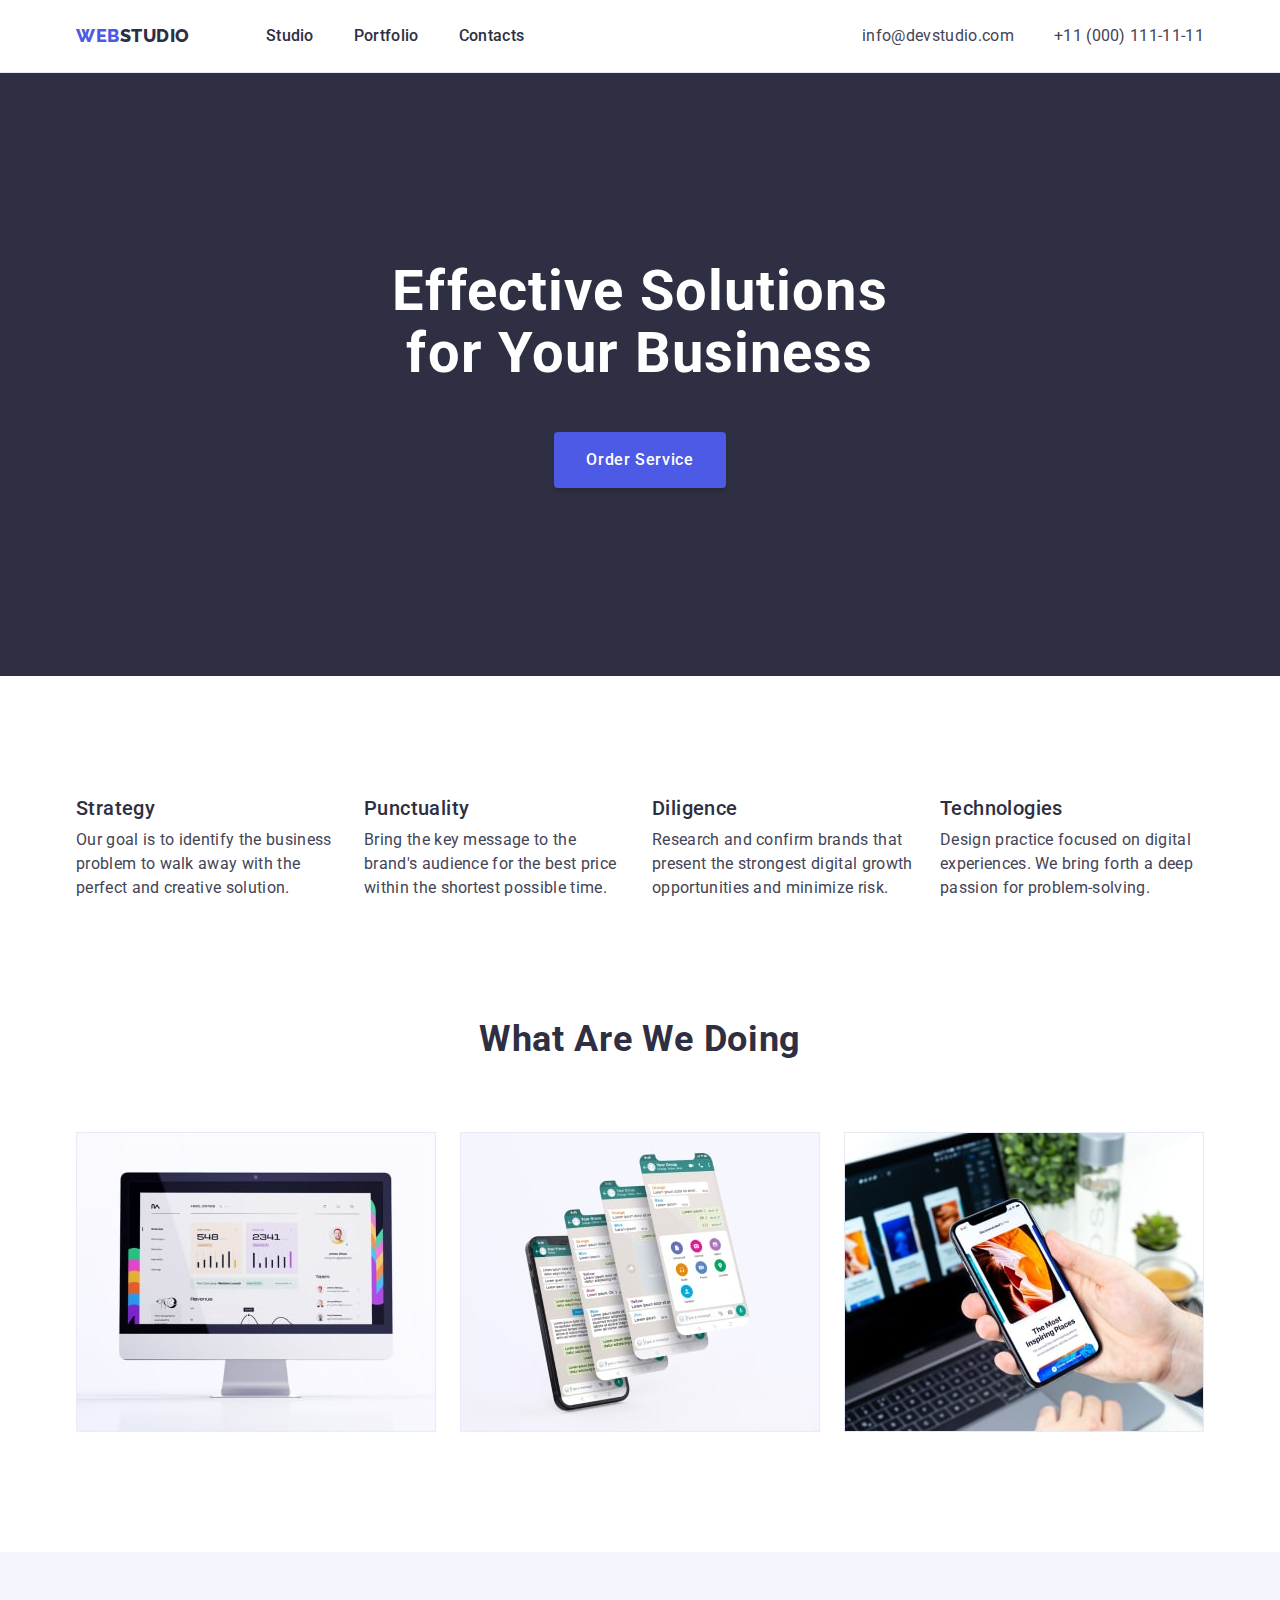
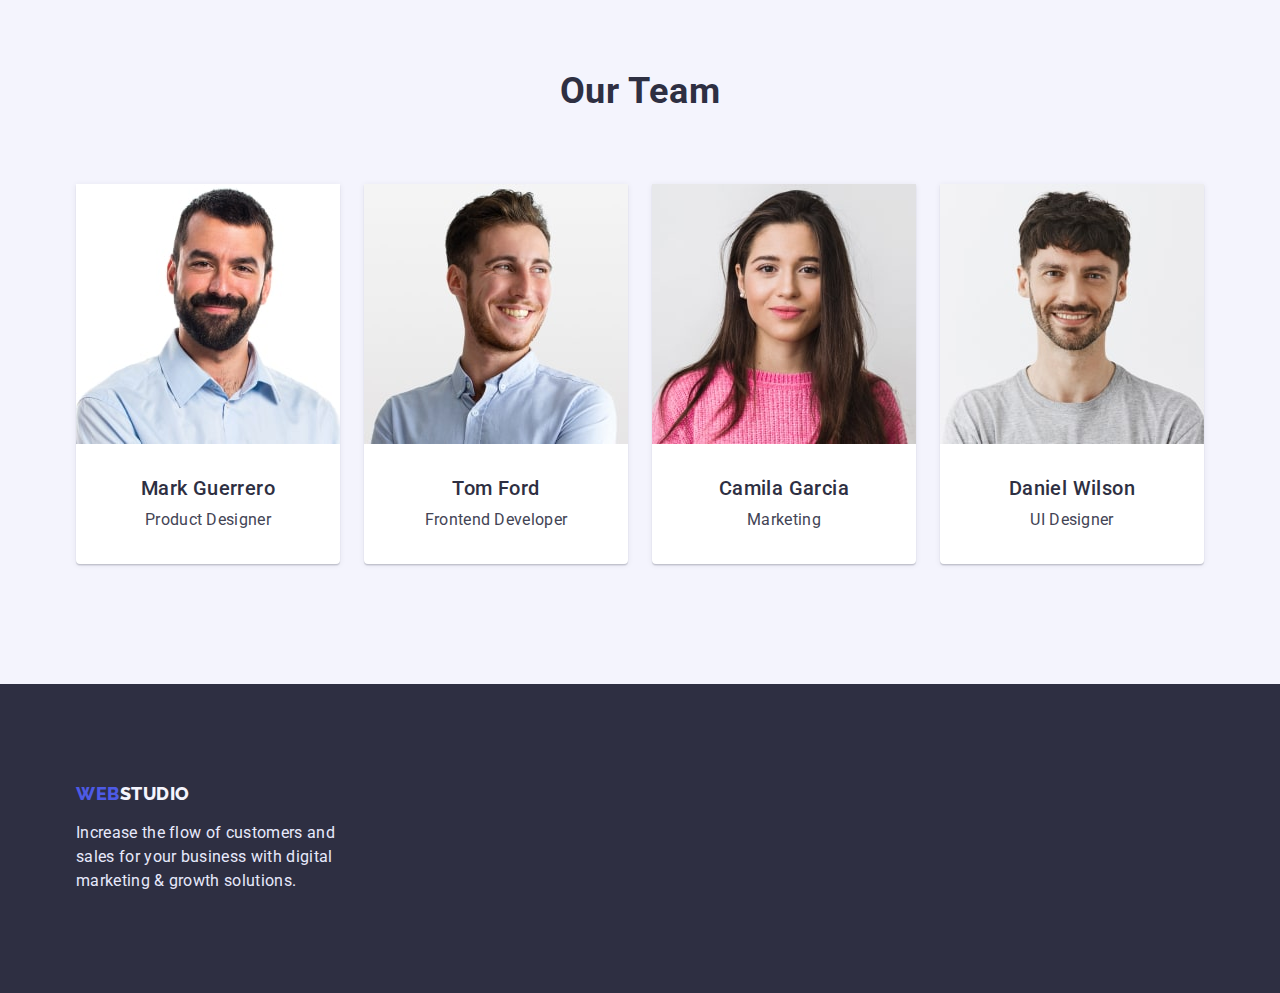
<file: index.html>
<!DOCTYPE html>
<html lang="en">
    <head>
        <meta charset="UTF-8">
        <meta http-equiv="X-UA-Compatible" content="IE=edge">
        <meta name="viewport" content="width=device-width, initial-scale=1.0">
        <title>WebStudio</title>
        <link rel="stylesheet" href="https://fonts.googleapis.com/css2?family=Raleway:wght@800&family=Roboto:wght@400;500;700&display=swap">
        <link rel="stylesheet" href="https://cdnjs.cloudflare.com/ajax/libs/modern-normalize/1.1.0/modern-normalize.min.css">
        <link rel="stylesheet" href="./css/styles.css">

    </head>
    <body>
        <!-- HEADER -->
        
        <header class="header">
            <div class="header-container">
                <nav class="header-navigation">
                    <a class="header-logo">
                        <span class="logo-one">WEB</span><span class="logo-two">STUDIO</span>
                    </a>
                    <ul class="header-list list">
                        <li class="header-item"><a class="header-link link" href="./index.html">Studio</a></li>
                        <li class="header-item"><a class="header-link link" href="./portfolio.html">Portfolio</a></li>
                        <li class="header-item"><a class="header-link link" href="#">Contacts</a></li>
                    </ul>
                </nav>

                <address class="address-ul">
                    <ul class="contacts-list list">
                        <li><a class="header-mail link" href="mailto:info@devstudio.com">info@devstudio.com</a></li>
                        <li><a class="header-tel link" href="tel:+110001111111">+11 (000) 111-11-11</a></li>
                    </ul>
    
                </address>
            </div>
                
        </header>

        <main>
            <!-- Hero image -->
            <section class="hero">
                <div class="container">
                    <h1 class="hero-title">Effective Solutions for Your Business</h1>
                        <button class="hero-btn" type="button">Order Service</button>
                </div>     
            </section>
            
            <!-- Features -->
            <section class="features">
                <div class="container">
                    <ul class="features-list list">
                        <li class="features-item">
                            <h2 class="features-title">Strategy</h2>
                            <p class="features-text">Our goal is to identify the business problem to walk away with the perfect and creative solution.</p>
                        </li>
                        <li class="features-item">
                            <h2 class="features-title">Punctuality</h2>
                            <p class="features-text">Bring the key message to the brand's audience for the best price within the shortest possible time.</p>
                        </li>
                        <li class="features-item">
                            <h2 class="features-title">Diligence</h2>
                            <p class="features-text">Research and confirm brands that present the strongest digital growth opportunities and minimize risk.</p>
                        </li>
                        <li class="features-item">
                            <h2 class="features-title">Technologies</h2>
                            <p class="features-text">Design practice focused on digital experiences. We bring forth a deep passion for problem-solving.</p>
                        </li>
                    </ul>    

                </div>
            </section>   

            <!-- Work -->
            <section class="work">
                <div class="container">
                    <h2 class="work-title">What are we doing</h2>
                    
                    <ul class="work-list list">
                        <li class="work-item">
                            <img src="./images/Rectangle1.jpg" alt="Monitor" width="360">
                        </li>
                        <li class="work-item">
                            <img src="./images/Rectangle2.jpg" alt="Smartphone" width="360">
                        </li>
                        <li class="work-item">
                            <img src="./images/Rectangle3.jpg" alt="Laptop and smartphone" width="360">
                        </li>
                    </ul>          
                </div>
            </section>

            <!-- Command -->
            <section class="team">
                <div class="container">
                    <h2 class="team-title">Our Team</h2>

                    <ul class="team-list list">
                        <li class="team-item">
                            <img src="./images/img(1).jpg" alt="man" width="264">
                            <div class="card">
                                <h3 class="team-name">Mark Guerrero</h3>
                                <p class="team-text">Product Designer</p>
                            </div>
                        </li>
                        <li class="team-item">
                            <img src="./images/img(2).jpg" alt="guy" width="264">
                            <div class="card">
                                <h3 class="team-name">Tom Ford</h3>
                                <p class="team-text">Frontend Developer</p>
                            </div>
                        </li>
                        <li class="team-item">
                            <img src="./images/img(3).jpg" alt="girl" width="264">
                            <div class="card">
                                <h3 class="team-name">Camila Garcia</h3>
                                <p class="team-text">Marketing</p>
                            </div>
                        </li>
                        <li class="team-item">
                            <img src="./images/img(4).jpg" alt="guy" width="264">
                            <div class="card">
                                <h3 class="team-name">Daniel Wilson</h3>
                                <p class="team-text">UI Designer</p>
                            </div>
                        </li>
                    </ul>
                </div>
            </section> 
        
        </main>

        <!-- Footer -->
        <footer class="footer">
            <div class="container">
                <a class="footer-logo">
                    <span class="logo-web">WEB</span><span class="logo-studio">STUDIO</span>
                </a>
                <p class="footer-text">Increase the flow of customers and sales for your business with digital marketing & growth solutions.</p>

            </div>   
        </footer>

    </body>
</html>
</file>
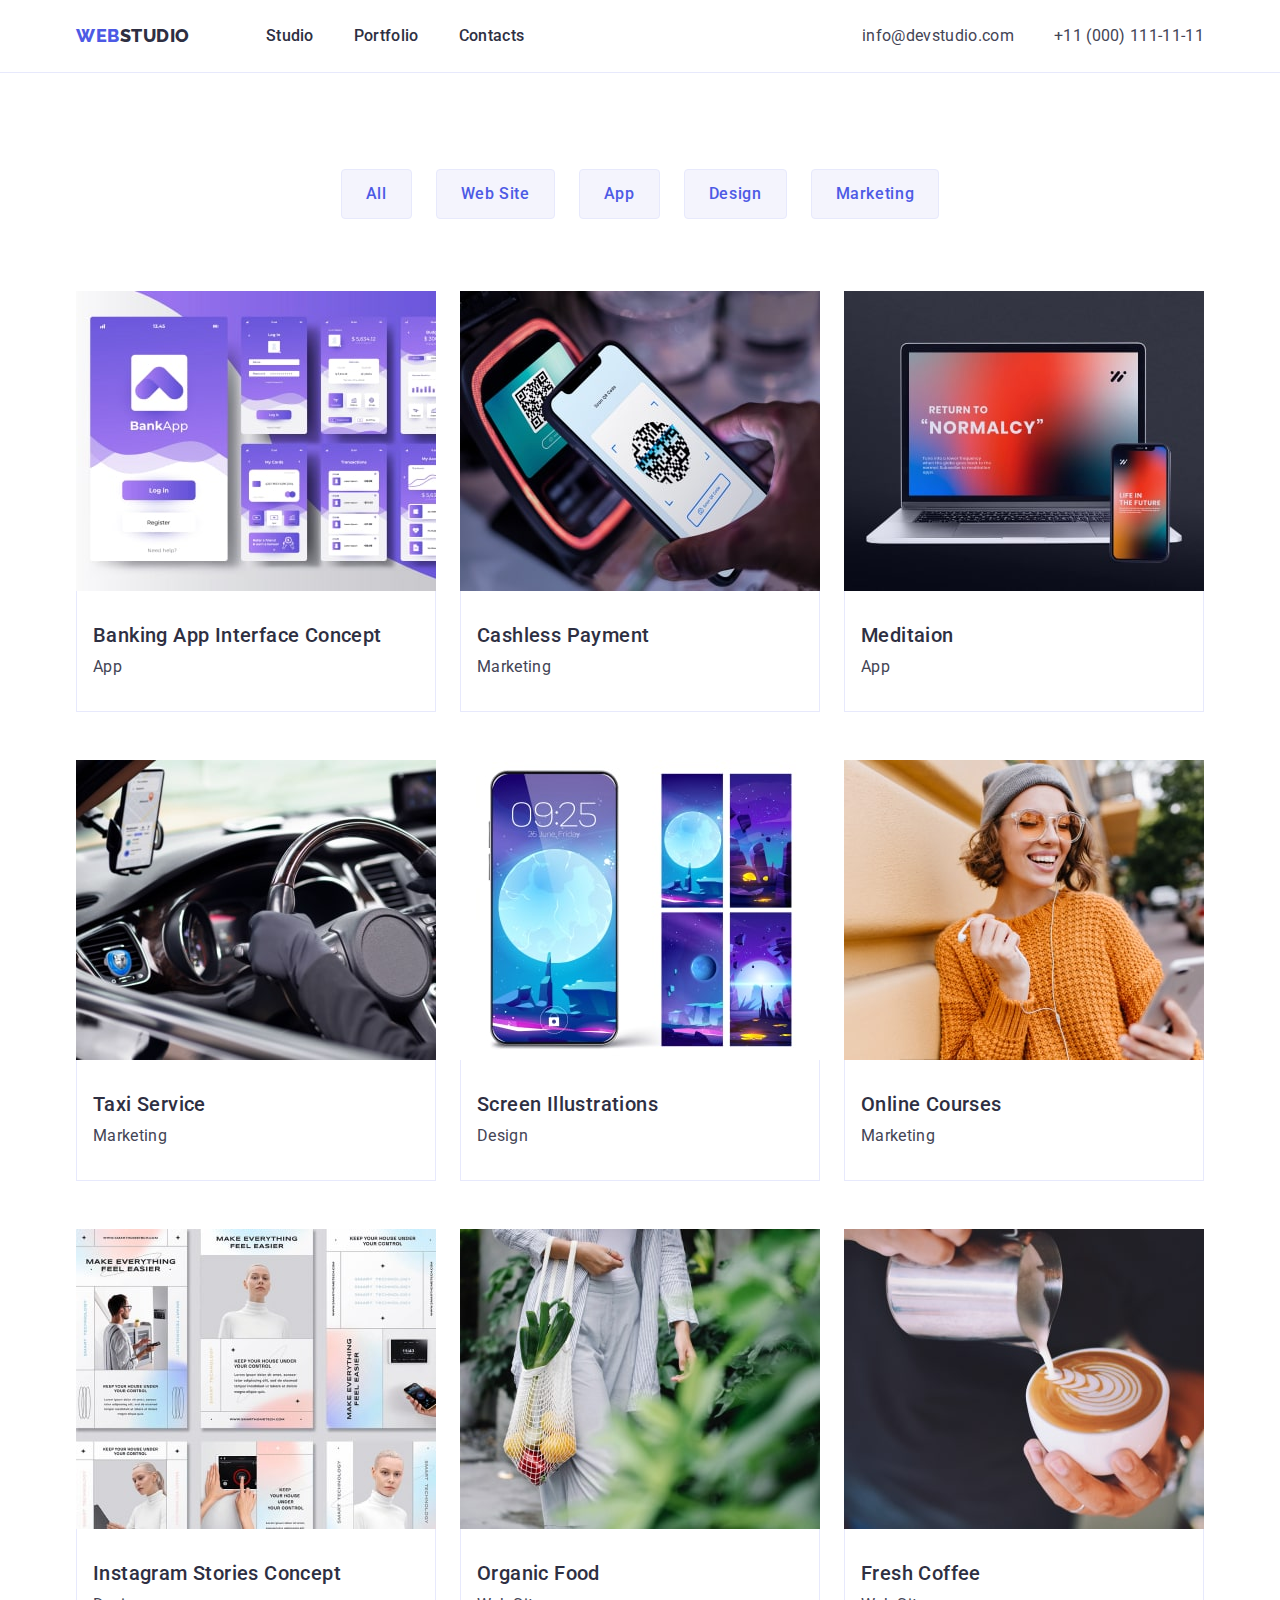
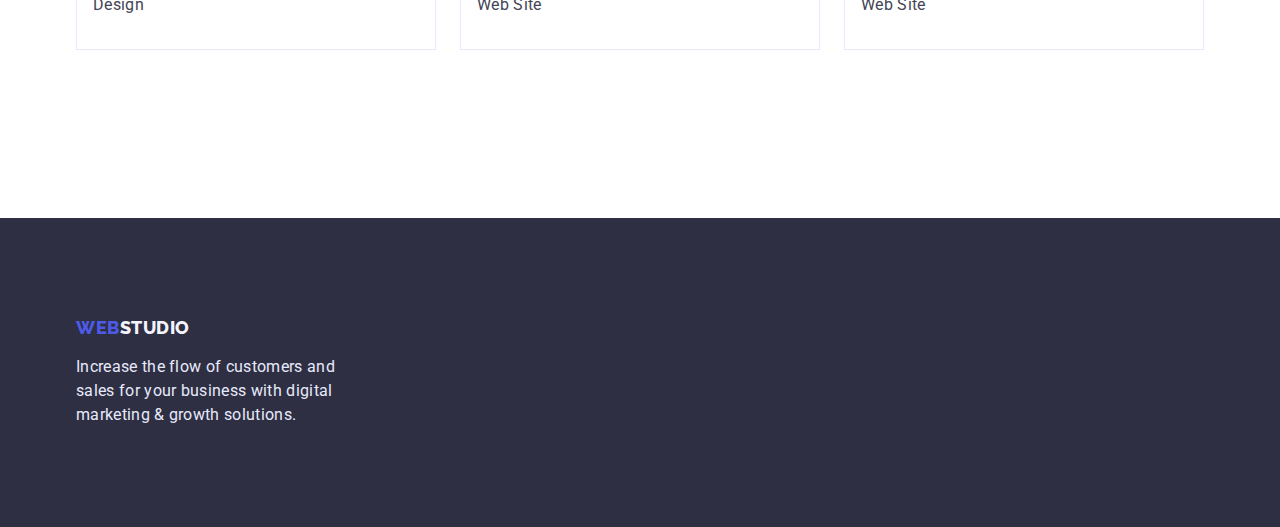
<file: portfolio.html>
<!DOCTYPE html>
<html lang="en">
    <head>
        <meta charset="UTF-8">
        <meta http-equiv="X-UA-Compatible" content="IE=edge">
        <meta name="viewport" content="width=device-width, initial-scale=1.0">
        <title>Portfolio</title>
        <link rel="stylesheet" href="https://fonts.googleapis.com/css2?family=Raleway:wght@800&family=Roboto:wght@400;500;700&display=swap">
        <link rel="stylesheet" href="https://cdnjs.cloudflare.com/ajax/libs/modern-normalize/1.1.0/modern-normalize.min.css">
        <link rel="stylesheet" href="./css/styles.css">
    
    </head>
    <body>
               
        <header class="header">
            <div class="header-container">
                <nav class="header-navigation">
                    <a class="header-logo">
                        <span class="logo-one">WEB</span><span class="logo-two">STUDIO</span>
                    </a>
                    <ul class="header-list list">
                        <li class="header-item"><a class="header-link link" href="./index.html">Studio</a></li>
                        <li class="header-item"><a class="header-link link" href="./portfolio.html">Portfolio</a></li>
                        <li class="header-item"><a class="header-link link" href="#">Contacts</a></li>
                    </ul>
                </nav>

                <address class="address-ul">
                    <ul class="contacts-list list">
                        <li><a class="header-mail link" href="mailto:info@devstudio.com">info@devstudio.com</a></li>
                        <li><a class="header-tel link" href="tel:+110001111111">+11 (000) 111-11-11</a></li>
                    </ul>
    
                </address>
            </div>
        </header>

        <main>
        
            <!-- Content -->
            <section class="portfolio">
                <div class="container">
                    <h1 hidden>Portfolio</h1>

                    <ul class="portfolio-list list">
                        <li class="portfolio-item"><button class="portfolio-btn" type="button">All</button></li>
                        <li class="portfolio-item"><button class="portfolio-btn" type="button">Web Site</button></li>
                        <li class="portfolio-item"><button class="portfolio-btn" type="button">App</button></li>
                        <li class="portfolio-item"><button class="portfolio-btn" type="button">Design</button></li>
                        <li class="portfolio-item"><button class="portfolio-btn" type="button">Marketing</button></li>
                    </ul>
                    <ul class="content-list list">
                        <li class="content-item">
                            <img src="./images/BankingAppInterfaceConcept.jpg" alt="" width="360">
                            <div class="image-content">
                                <h2 class="content-title">Banking App Interface Concept</h2>
                                <p class="content-text">App</p>
                            </div>
                        </li>
                        <li class="content-item">
                            <img src="./images/CashlessPayment.jpg" alt="" width="360">
                            <div class="image-content">
                                <h2 class="content-title">Cashless Payment</h2>
                                <p class="content-text">Marketing</p>
                            </div>
                        </li>
                        <li class="content-item">
                            <img src="./images/MeditaionApp.jpg" alt="" width="360">
                            <div class="image-content">
                                <h2 class="content-title">Meditaion</h2>
                                <p class="content-text">App</p>
                            </div>
                        </li>
                        <li class="content-item">
                            <img src="./images/TaxiService.jpg" alt="" width="360">
                            <div class="image-content">
                                <h2 class="content-title">Taxi Service</h2>
                                <p class="content-text">Marketing</p>
                            </div>
                        </li>
                        <li class="content-item">
                            <img src="./images/ScreenIllustrations.jpg" alt="" width="360">
                            <div class="image-content">
                                <h2 class="content-title">Screen Illustrations</h2>
                                <p class="content-text">Design</p>
                            </div>
                        </li>
                        <li class="content-item">
                            <img src="./images/OnlineCourses.jpg" alt="" width="360">
                            <div class="image-content">
                                <h2 class="content-title">Online Courses</h2>
                                <p class="content-text">Marketing</p>
                            </div>
                        </li> 
                        <li class="content-item">
                            <img src="./images/InstagramStoriesConcept.jpg" alt="" width="360">
                            <div class="image-content">
                                <h2 class="content-title">Instagram Stories Concept</h2>
                                <p class="content-text">Design</p>
                            </div>
                        </li>   
                        <li class="content-item">
                            <img src="./images/OrganicFood.jpg" alt="" width="360">
                            <div class="image-content">
                                <h2 class="content-title">Organic Food</h2>
                                <p class="content-text">Web Site</p>
                            </div>
                        </li>
                        <li class="content-item">
                            <img src="./images/FreshCoffee.jpg" alt="" width="360">
                            <div class="image-content">
                                <h2 class="content-title">Fresh Coffee</h2>
                                <p class="content-text">Web Site</p>
                            </div>
                        </li>   
    
                    </ul>
                        
                </div>
  
            </section>
 
        </main>
        <!-- Footer -->
        <footer class="footer">
            <div class="container">
                <a class="footer-logo">
                    <span class="logo-web">WEB</span><span class="logo-studio">STUDIO</span>
                </a>
                <p class="footer-text">Increase the flow of customers and sales for your business with digital marketing & growth solutions.</p>
            </div>   
        </footer>

    </body>
    
    
</html>
</file>
<file: css/styles.css>
:root {
    --primary-brand-color:#4D5AE5;
    --dark-color:#2E2F42;
    --text-color:#434455;
    --cloud-color:#ffffff;
    --cornflower-color:#E7E9FC;
    --lightcloud-color:#F4F4FD;
    --pressedstate-color:#404BBF;
    
}

img {
    display: block;
}

body {
    font-family: 'Roboto', sans-serif;
    background-color:var(--cloud-color);
    color:var(--dark-color);
    
}

.list {
    list-style: none;
}

.link {
    text-decoration: none;
}

.container {
    width: 1158px;
    padding: 0px 15px;
    margin-left: auto;
    margin-right: auto;
}


    /*     --------  HEADER  --------       */   
.header {
    border-bottom: 1px solid #E7E9FC; 
}
.header-container {
    margin-left: auto;
    margin-right: auto;
    width: 1158px;
    padding-left: 15px;
    padding-right: 15px;

    display: flex;
    align-items: center;
}
.header-navigation {
    display: flex;
    align-items: center;
}
.header-logo {
    display: flex;
}
.logo-one {
    font-family: 'Raleway',sans-serif;
    font-style: normal;
    font-weight: 800;
    font-size: 18px;
    line-height: 1.33;
    letter-spacing: 0.03em;
    color: var(--primary-brand-color);
}
.logo-two {
    font-family: 'Raleway',sans-serif;
    font-weight: 800;
    font-size: 18px;
    line-height: 1.33;
    letter-spacing: 0.03em; 
    color: var(--dark-color);
}
.header-list {
    margin: 0;
    display: flex;
    margin-left: 76px;
    padding: 0;
    
    
}

.header-item:not(:last-child) {
    margin-right: 40px;
    
}
.header-link {
    padding: 24px 0;
    font-weight: 500;
    line-height: 1.5;
    letter-spacing: 0.02em;
    color: var(--dark-color);
    display: block;
}

.link:focus, .link:hover {
    color: var(--primary-brand-color);
}


.address-ul {
    margin-left: auto;
}

.contacts-list {
    display: flex;
    margin: 0;
    padding: 0;
}

.contacts-list .link:hover,
.contacts-list .link:focus {
    color: var(--primary-brand-color);
}


.header-mail {
    font-style: normal;
    line-height: 1.5;
    letter-spacing: 0.02em;
    color: var(--text-color);
    margin-right: 40px; 

}
.header-tel {
    font-family: inherit;
    font-style: normal;
    font-size: 16px;
    line-height: 1.5;
    letter-spacing: 0.02em;
    color: var(--text-color);
}

    /*     --------  HERO  --------       */

.hero {
    background: var(--dark-color);
    padding-top: 188px;
    padding-bottom: 188px
}

.hero-title {
    margin: 0;
    font-weight: 700;
    font-size: 56px;
    line-height: 1.1;
    letter-spacing: 0.02em;
    color: var(--cloud-color);
    margin-bottom: 48px;
    width: 496px;
    margin-left: auto;
    margin-right: auto;

    text-align: center;
}

.hero-btn {
    font-family: inherit;
    font-weight: 500;
    font-size: 16px;
    line-height: 1.5;
    letter-spacing: 0.04em;
    padding: 16px 32px;
    box-shadow: 0px 4px 4px rgba(0, 0, 0, 0.15);
    border-radius: 4px;
    color: var(--cloud-color);
    background-color: var(--primary-brand-color);
    
    cursor: pointer;
    display: block;
    text-align: center;
    border: transparent;
    margin: 0 auto;
}

.hero-btn:hover,
.hero-btn:focus {
   background-color: var(--pressedstate-color);
}

    /*     --------  FEATURES  --------       */
.features {
    padding-top: 120px;
    padding-bottom: 120px;
}

.features-list {
    display: flex;
    margin: 0;
    padding: 0;
}

.features-item {
    width: 264px;
    
}
.features-item:not(:last-child) {
    margin-right: 24px;
}    

.features-title {
    font-weight: 500;
    font-size: 20px;
    line-height: 1.2;
    letter-spacing: 0.02em;
    color: var(--dark-color);
    margin-bottom: 8px;
    margin-top: 0;
}

.features-text {
    line-height: 1.5;
    letter-spacing: 0.02em;
    color: var(--text-color);
    margin: 0;
}

    /*     --------  WORK  --------       */

.work {
    padding-bottom: 120px;
}

.work-title {
    font-weight: 700;
    font-size: 36px;
    line-height: 1.11;
    letter-spacing: 0.02em;
    color: var(--dark-color);
    margin: 0;

    text-align: center;
    text-transform: capitalize;
    margin-bottom: 72px;
}

.work-list {
    display: flex;
    justify-content: center;
    padding: 0;
    margin: 0;
}

.work-item:not(:last-child) {
    margin-right: 24px;
}

    /*     --------  TEAM  --------       */  

.team {
    background-color: var(--lightcloud-color);
    padding-top: 120px;
    padding-bottom: 120px;
}
   
.team-title {
    margin: 0;
    font-weight: 700;
    font-size: 36px;
    line-height: 1.11;
    letter-spacing: 0.02em;
    color: var(--dark-color);
    margin-bottom: 72px;

    text-align: center;
    text-transform: capitalize;
    

}

.team-list {
    display: flex;
    text-align: center;
    justify-content: center;
    margin: 0;
    padding: 0;

}
    
.team-item {
    background-color: var(--cloud-color);
    box-shadow: 0px 1px 6px rgba(46, 47, 66, 0.08), 
    0px 1px 1px rgba(46, 47, 66, 0.16), 
    0px 2px 1px rgba(46, 47, 66, 0.08);
    border-radius: 0px 0px 4px 4px;
}

.team-item:not(:last-child) {
    margin-right: 24px;
}

.card {
    padding-top: 32px;
    padding-bottom: 32px;
}

.team-name {
    font-weight: 500;
    font-size: 20px;
    line-height: 1.2;
    letter-spacing: 0.02em;
    color: var(--dark-color);
    margin: 0;
    margin-bottom: 8px;
    
    text-align: center;
}

.team-text {
    line-height: 1.5;
    letter-spacing: 0.02em;
    color: var(--text-color);
    margin: 0;

    text-align: center;
}

    /*     --------  FOOTER  --------       */  


    
.footer {
    background-color: var(--dark-color);
    padding-top: 100px;
    padding-bottom: 100px;
}

.footer-logo {
    display: block;
    margin-bottom: 16px;
}

.footer-text {
    margin: 0;
    line-height: 1.5;
    letter-spacing: 0.02em;
    color: var(--cornflower-color);
    width: 264px;
}    


.logo-web {
    font-family: 'Raleway';
    font-weight: 800;
    font-size: 18px;
    line-height: 1.16;
    letter-spacing: 0.03em;
    color: var(--primary-brand-color);
}

.logo-studio {
    font-family: 'Raleway';
    font-weight: 800;
    font-size: 18px;
    line-height: 1.16;
    letter-spacing: 0.03em;
    color: var(--lightcloud-color);
}

    /*     --------  Стили для Портфолио  --------       */ 

.portfolio {
    padding-top: 96px;
    padding-bottom: 120px;
}


.portfolio-list {
    margin: 0;
    padding: 0;
    display: flex;
    justify-content: center;
    margin-bottom: 72px;
}    
 
.portfolio-item:not(:last-child) {
    margin-right: 24px;
}
    
.portfolio-btn {
    font-family: inherit;
    font-weight: 500;
    font-size: 16px;
    line-height: 1.5;
    padding: 12px 24px;
    letter-spacing: 0.04em;
    color: var(--primary-brand-color);

    text-align: center;
    cursor: pointer;
    
    background: var(--lightcloud-color);
    border: 1px solid #E7E9FC;
    border-radius: 4px;
}

.portfolio-item :hover,
.portfolio-item :focus {
    color: var(--cloud-color);
    background: var(--pressedstate-color);
}

.content-list {
    display: flex;
    flex-wrap: wrap;
    padding: 0;
    margin: 0;
    list-style: none;
}

.content-item {
    background: var(--cloud-color);

}

.content-item:not(:nth-last-child(3n-2)) {
    margin-right: 24px;
    margin-bottom: 48px;
}

.image-content {
    border: 1px solid var(--cornflower-color);
    border-top: none;
    padding-top: 32px;
    padding-bottom: 32px;
    padding-left: 16px;
}

.content-title {
    margin: 0;
    font-weight: 500;
    font-size: 20px;
    line-height: 1.2;
    letter-spacing: 0.02em;
    color: var(--dark-color);
    margin-bottom: 8px;
}

.content-text {
    margin: 0;
    line-height: 1.5;
    letter-spacing: 0.02em;
    color: var(--text-color);
}
</file>
